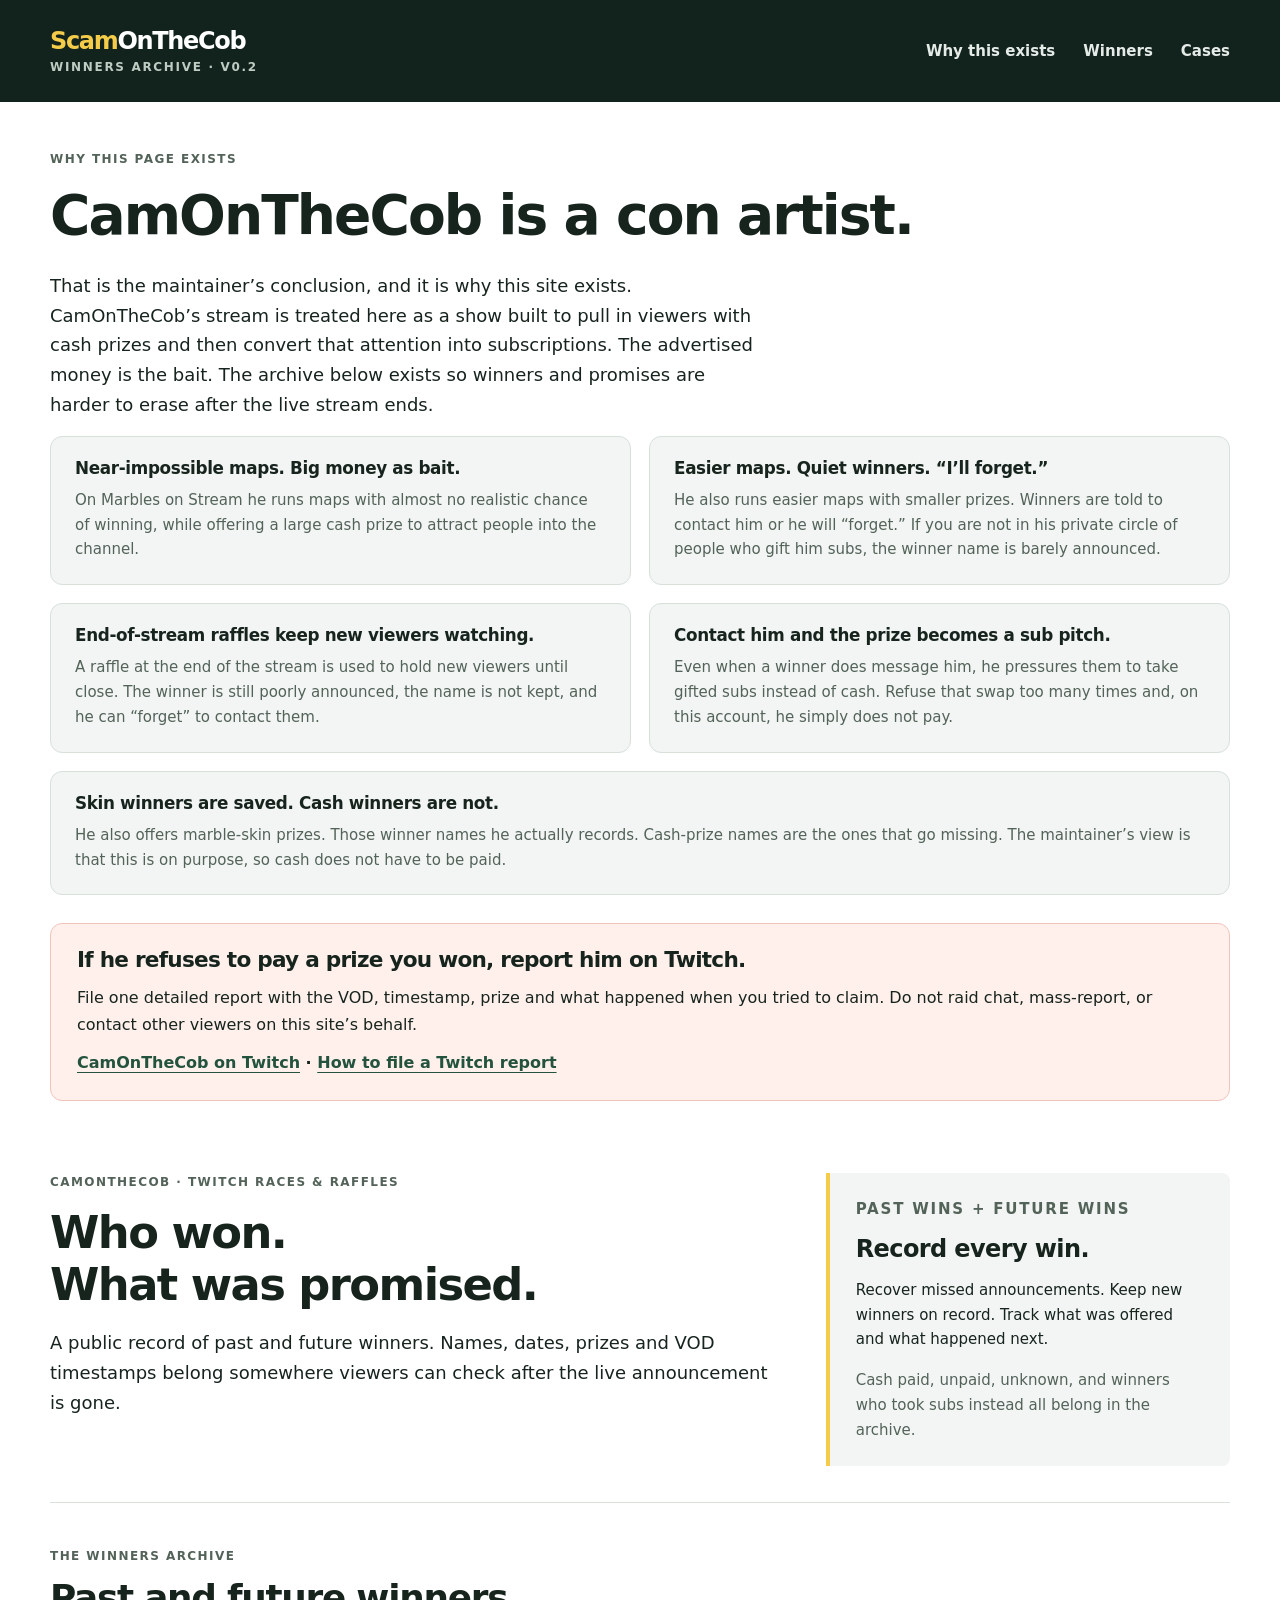
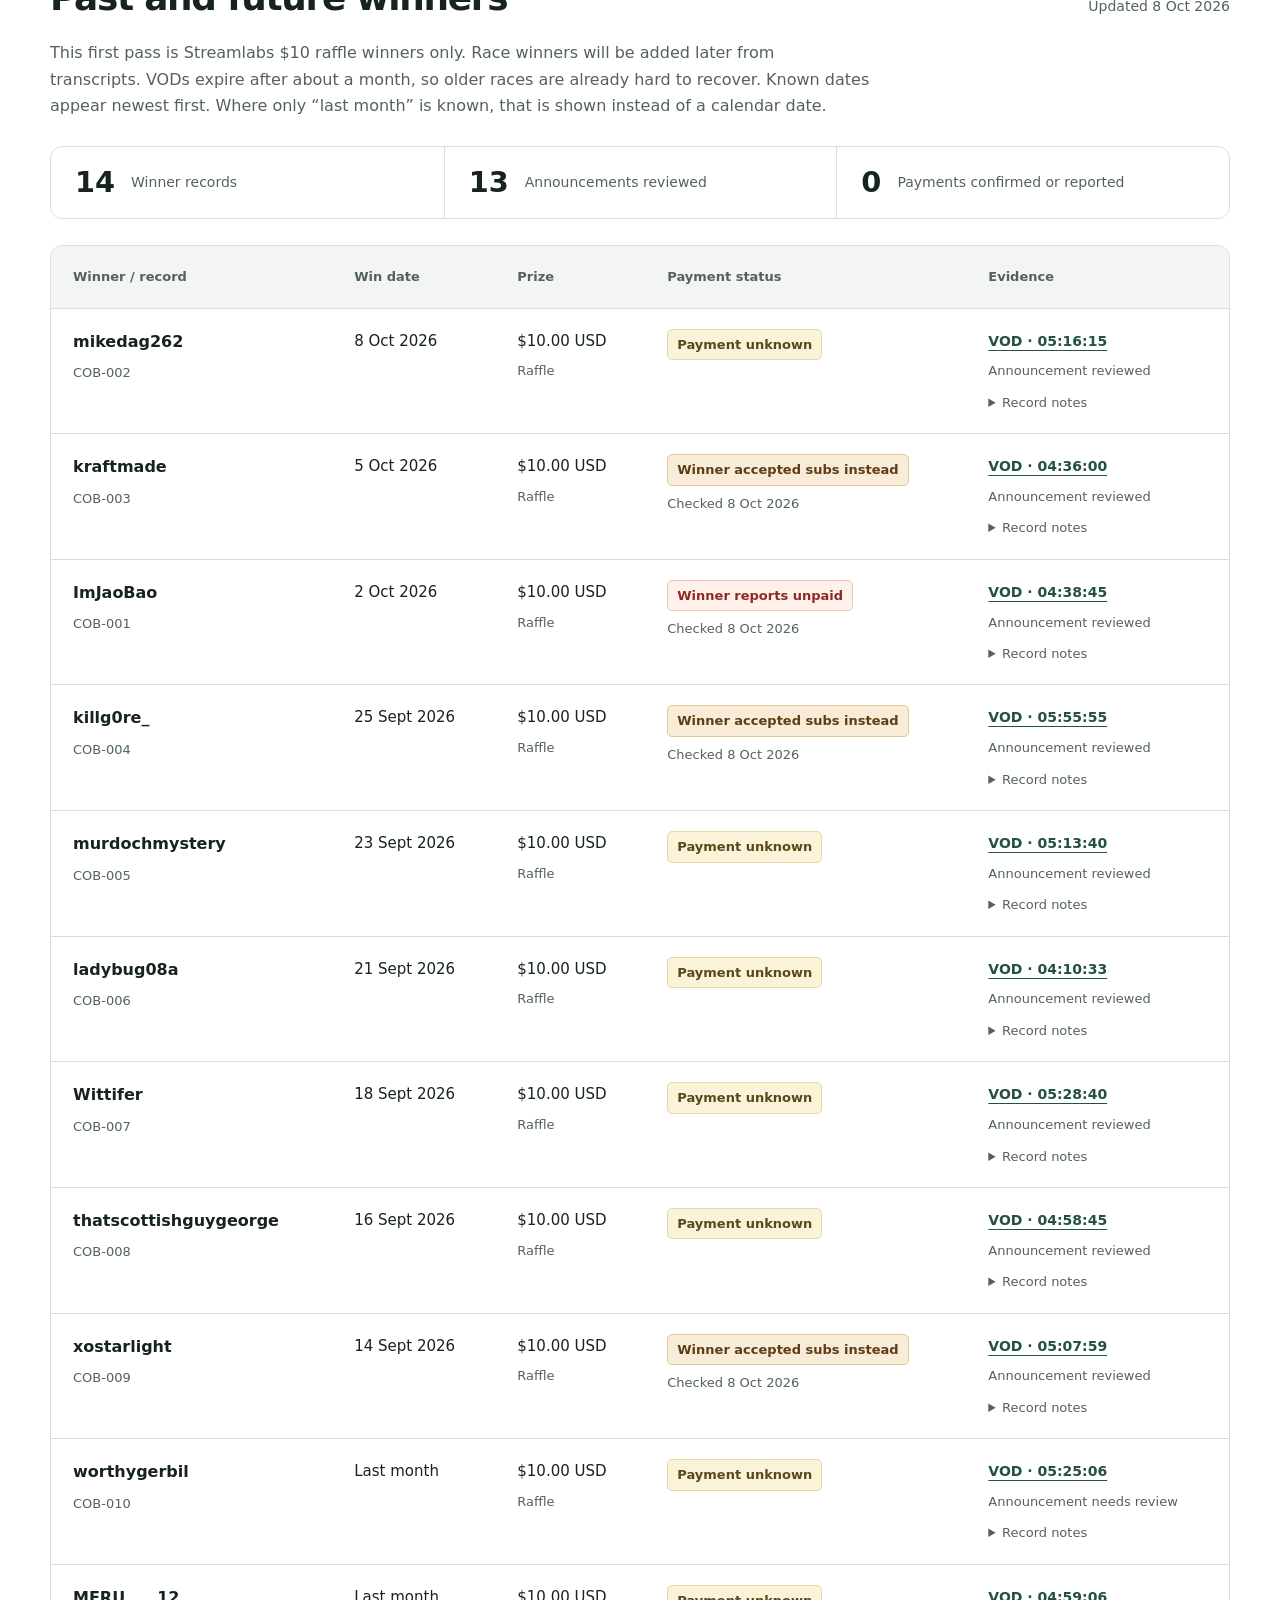
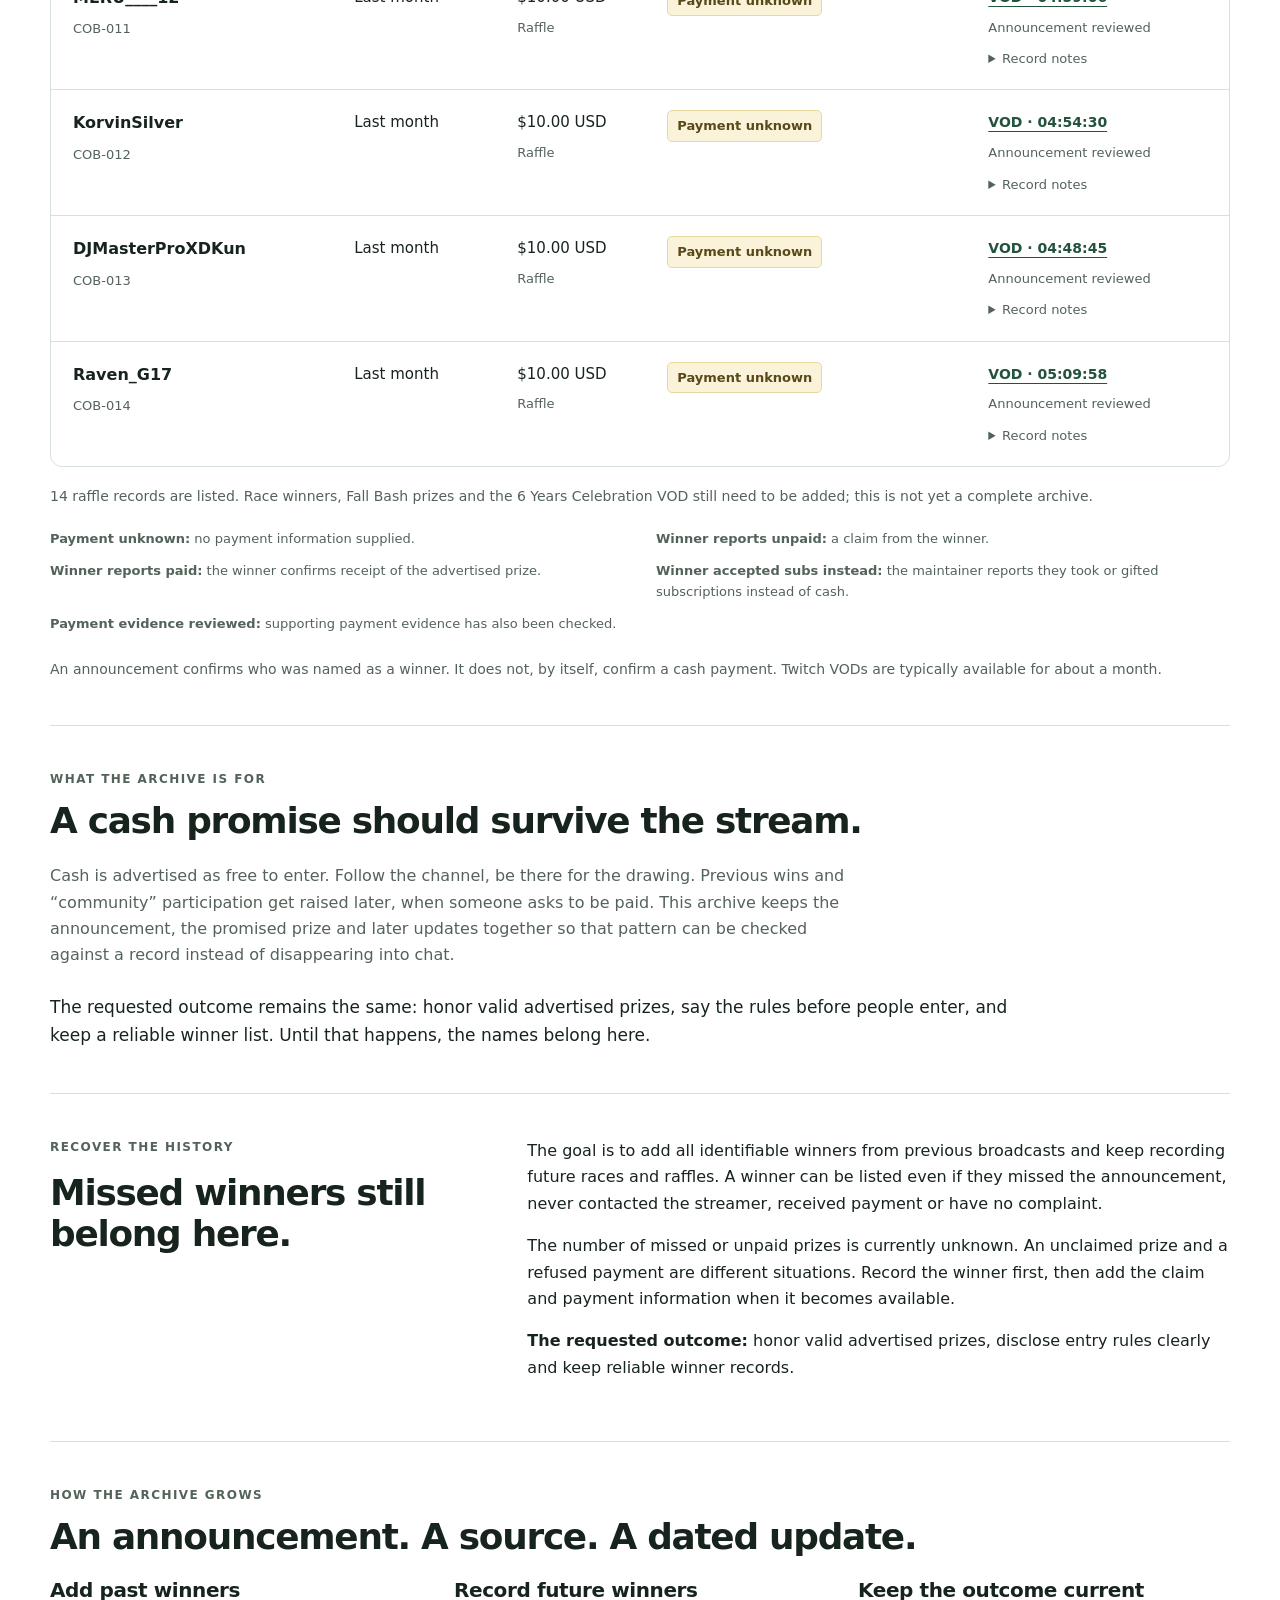
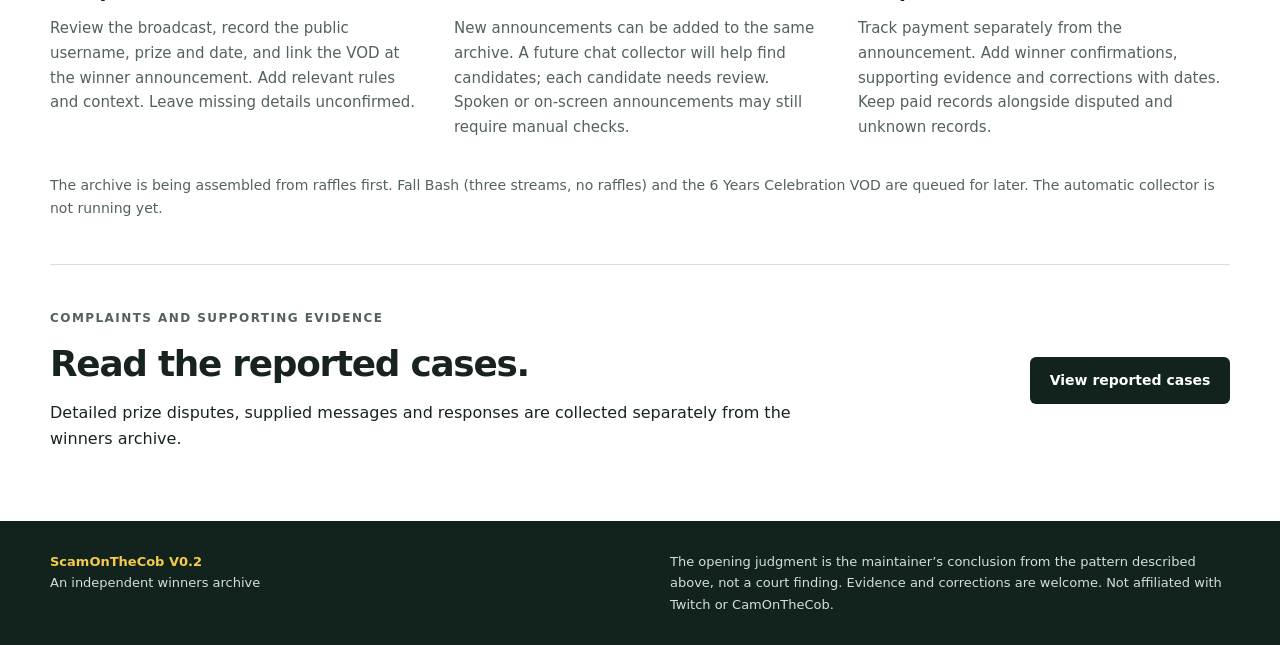
<file: index.html>
<!doctype html>
<html lang="en">
<head>
  <meta charset="utf-8">
  <meta name="viewport" content="width=device-width, initial-scale=1">
  <meta name="description" content="Why ScamOnTheCob exists: the maintainer’s account of CamOnTheCob’s giveaway practices, plus a public winners archive with dates, prizes, VOD timestamps and payment updates.">
  <meta name="theme-color" content="#12221c">
  <title>ScamOnTheCob — Winners archive</title>
  <link rel="icon" type="image/svg+xml" href="data:image/svg+xml,%3Csvg xmlns='http://www.w3.org/2000/svg' viewBox='0 0 32 32'%3E%3Crect width='32' height='32' rx='7' fill='%2312221c'/%3E%3Cpath d='M9 8h14v17H9z' fill='none' stroke='%23f4cc49' stroke-width='2'/%3E%3Cpath d='m12 16 3 3 6-7' fill='none' stroke='%23f4cc49' stroke-width='2'/%3E%3C/svg%3E">
  <link rel="stylesheet" href="assets/style.css">
  <script src="data/winners.js" defer></script>
  <script src="assets/app.js" defer></script>
</head>
<body>
  <a class="skip" href="#main">Skip to content</a>
  <header class="site-header"><div class="shell header-inner">
    <a class="wordmark" href="index.html">Scam<span>OnTheCob</span><small>WINNERS ARCHIVE · V0.2</small></a>
    <nav aria-label="Main navigation"><a href="#why">Why this exists</a><a href="#winners">Winners</a><a href="cases.html">Cases</a></nav>
  </div></header>
  <main id="main" class="shell">
    <section id="why" class="why-open" aria-labelledby="page-title">
      <p class="eyebrow">WHY THIS PAGE EXISTS</p>
      <h1 id="page-title">CamOnTheCob is a con artist.</h1>
      <p class="lede">That is the maintainer’s conclusion, and it is why this site exists. CamOnTheCob’s stream is treated here as a show built to pull in viewers with cash prizes and then convert that attention into subscriptions. The advertised money is the bait. The archive below exists so winners and promises are harder to erase after the live stream ends.</p>
      <div class="why-points">
        <article><h3>Near-impossible maps. Big money as bait.</h3><p>On Marbles on Stream he runs maps with almost no realistic chance of winning, while offering a large cash prize to attract people into the channel.</p></article>
        <article><h3>Easier maps. Quiet winners. “I’ll forget.”</h3><p>He also runs easier maps with smaller prizes. Winners are told to contact him or he will “forget.” If you are not in his private circle of people who gift him subs, the winner name is barely announced.</p></article>
        <article><h3>End-of-stream raffles keep new viewers watching.</h3><p>A raffle at the end of the stream is used to hold new viewers until close. The winner is still poorly announced, the name is not kept, and he can “forget” to contact them.</p></article>
        <article><h3>Contact him and the prize becomes a sub pitch.</h3><p>Even when a winner does message him, he pressures them to take gifted subs instead of cash. Refuse that swap too many times and, on this account, he simply does not pay.</p></article>
        <article><h3>Skin winners are saved. Cash winners are not.</h3><p>He also offers marble-skin prizes. Those winner names he actually records. Cash-prize names are the ones that go missing. The maintainer’s view is that this is on purpose, so cash does not have to be paid.</p></article>
      </div>
      <aside class="report-box" aria-label="How to report unpaid prizes">
        <h2>If he refuses to pay a prize you won, report him on Twitch.</h2>
        <p>File one detailed report with the VOD, timestamp, prize and what happened when you tried to claim. Do not raid chat, mass-report, or contact other viewers on this site’s behalf.</p>
        <p class="report-links"><a href="https://www.twitch.tv/camonthecob" target="_blank" rel="noopener noreferrer">CamOnTheCob on Twitch</a> · <a href="https://help.twitch.tv/s/article/how-to-file-a-user-report?language=en_US" target="_blank" rel="noopener noreferrer">How to file a Twitch report</a></p>
      </aside>
    </section>
    <section class="intro archive-intro" aria-labelledby="archive-lead">
      <div><p class="eyebrow">CAMONTHECOB · TWITCH RACES & RAFFLES</p>
        <h2 id="archive-lead">Who won.<br>What was promised.</h2>
        <p class="lede">A public record of past and future winners. Names, dates, prizes and VOD timestamps belong somewhere viewers can check after the live announcement is gone.</p>
      </div>
      <aside class="archive-summary" aria-label="Archive purpose">
        <p class="eyebrow">PAST WINS + FUTURE WINS</p><h2>Record every win.</h2>
        <p>Recover missed announcements. Keep new winners on record. Track what was offered and what happened next.</p>
        <p class="source-note">Cash paid, unpaid, unknown, and winners who took subs instead all belong in the archive.</p>
      </aside>
    </section>
    <section id="winners" class="section" aria-labelledby="winners-title">
      <div class="section-heading"><div><p class="eyebrow">THE WINNERS ARCHIVE</p><h2 id="winners-title">Past and future winners</h2></div><p class="updated">Updated <time id="updated" datetime="2026-10-08">8 Oct 2026</time></p></div>
      <p class="section-copy">This first pass is Streamlabs $10 raffle winners only. Race winners will be added later from transcripts. VODs expire after about a month, so older races are already hard to recover. Known dates appear newest first. Where only “last month” is known, that is shown instead of a calendar date.</p>
      <div class="stats" aria-label="Archive totals">
        <div><strong id="count-records">14</strong><span>Winner records</span></div>
        <div><strong id="count-reviewed">13</strong><span>Announcements reviewed</span></div>
        <div><strong id="count-paid">0</strong><span>Payments confirmed or reported</span></div>
      </div>
      <div class="table-wrap" tabindex="0" role="region" aria-label="Winner records table, scroll horizontally if needed">
        <table>
          <caption class="sr-only">Reported winners with win date, prize, payment status and VOD evidence</caption>
          <thead><tr><th scope="col">Winner / record</th><th scope="col">Win date</th><th scope="col">Prize</th><th scope="col">Payment status</th><th scope="col">Evidence</th></tr></thead>
          <tbody id="winner-rows">
            <tr><th scope="row">mikedag262<small>COB-002</small></th><td>8 Oct 2026</td><td>$10 USD<small>Raffle</small></td><td><span class="badge badge-unknown">Payment unknown</span></td><td><a href="https://www.twitch.tv/videos/2895167066?t=05h16m15s" target="_blank" rel="noopener noreferrer">VOD · 05:16:15</a><small>Announcement reviewed</small></td></tr>
            <tr><th scope="row">kraftmade<small>COB-003</small></th><td>5 Oct 2026</td><td>$10 USD<small>Raffle</small></td><td><span class="badge badge-subs">Winner accepted subs instead</span><small>Checked 8 Oct 2026</small></td><td><a href="https://www.twitch.tv/videos/2892588578?t=04h36m00s" target="_blank" rel="noopener noreferrer">VOD · 04:36:00</a><small>Announcement reviewed</small></td></tr>
            <tr><th scope="row">ImJaoBao<small>COB-001</small></th><td>2 Oct 2026</td><td>$10 USD<small>Raffle</small></td><td><span class="badge badge-unpaid">Winner reports unpaid</span><small>Checked 8 Oct 2026</small></td><td><a href="https://www.twitch.tv/videos/2889810819?t=04h38m45s" target="_blank" rel="noopener noreferrer">VOD · 04:38:45</a><small>Announcement reviewed</small></td></tr>
            <tr><th scope="row">killg0re_<small>COB-004</small></th><td>25 Sep 2026</td><td>$10 USD<small>Raffle</small></td><td><span class="badge badge-subs">Winner accepted subs instead</span><small>Checked 8 Oct 2026</small></td><td><a href="https://www.twitch.tv/videos/2883621765?t=05h55m55s" target="_blank" rel="noopener noreferrer">VOD · 05:55:55</a><small>Announcement reviewed</small></td></tr>
            <tr><th scope="row">murdochmystery<small>COB-005</small></th><td>23 Sep 2026</td><td>$10 USD<small>Raffle</small></td><td><span class="badge badge-unknown">Payment unknown</span></td><td><a href="https://www.twitch.tv/videos/2881916794?t=05h13m40s" target="_blank" rel="noopener noreferrer">VOD · 05:13:40</a><small>Announcement reviewed</small></td></tr>
            <tr><th scope="row">ladybug08a<small>COB-006</small></th><td>21 Sep 2026</td><td>$10 USD<small>Raffle</small></td><td><span class="badge badge-unknown">Payment unknown</span></td><td><a href="https://www.twitch.tv/videos/2880204471?t=04h10m33s" target="_blank" rel="noopener noreferrer">VOD · 04:10:33</a><small>Announcement reviewed</small></td></tr>
            <tr><th scope="row">Wittifer<small>COB-007</small></th><td>18 Sep 2026</td><td>$10 USD<small>Raffle</small></td><td><span class="badge badge-unknown">Payment unknown</span></td><td><a href="https://www.twitch.tv/videos/2877451414?t=05h28m40s" target="_blank" rel="noopener noreferrer">VOD · 05:28:40</a><small>Announcement reviewed</small></td></tr>
            <tr><th scope="row">thatscottishguygeorge<small>COB-008</small></th><td>16 Sep 2026</td><td>$10 USD<small>Raffle</small></td><td><span class="badge badge-unknown">Payment unknown</span></td><td><a href="https://www.twitch.tv/videos/2875710924?t=04h58m45s" target="_blank" rel="noopener noreferrer">VOD · 04:58:45</a><small>Announcement reviewed</small></td></tr>
            <tr><th scope="row">xostarlight<small>COB-009</small></th><td>14 Sep 2026</td><td>$10 USD<small>Raffle</small></td><td><span class="badge badge-subs">Winner accepted subs instead</span><small>Checked 8 Oct 2026</small></td><td><a href="https://www.twitch.tv/videos/2874004413?t=05h07m59s" target="_blank" rel="noopener noreferrer">VOD · 05:07:59</a><small>Announcement reviewed</small></td></tr>
            <tr><th scope="row">worthygerbil<small>COB-010</small></th><td>Last month</td><td>$10 USD<small>Raffle</small></td><td><span class="badge badge-unknown">Payment unknown</span></td><td><a href="https://www.twitch.tv/videos/2870401446?t=05h25m06s" target="_blank" rel="noopener noreferrer">VOD · 05:25:06</a><small>Announcement needs review</small></td></tr>
            <tr><th scope="row">MERU____12<small>COB-011</small></th><td>Last month</td><td>$10 USD<small>Raffle</small></td><td><span class="badge badge-unknown">Payment unknown</span></td><td><a href="https://www.twitch.tv/videos/2869558926?t=04h59m06s" target="_blank" rel="noopener noreferrer">VOD · 04:59:06</a><small>Announcement reviewed</small></td></tr>
            <tr><th scope="row">KorvinSilver<small>COB-012</small></th><td>Last month</td><td>$10 USD<small>Raffle</small></td><td><span class="badge badge-unknown">Payment unknown</span></td><td><a href="https://www.twitch.tv/videos/2868702731?t=04h54m30s" target="_blank" rel="noopener noreferrer">VOD · 04:54:30</a><small>Announcement reviewed</small></td></tr>
            <tr><th scope="row">DJMasterProXDKun<small>COB-013</small></th><td>Last month</td><td>$10 USD<small>Raffle</small></td><td><span class="badge badge-unknown">Payment unknown</span></td><td><a href="https://www.twitch.tv/videos/2863312923?t=04h48m45s" target="_blank" rel="noopener noreferrer">VOD · 04:48:45</a><small>Announcement reviewed</small></td></tr>
            <tr><th scope="row">Raven_G17<small>COB-014</small></th><td>Last month</td><td>$10 USD<small>Raffle</small></td><td><span class="badge badge-unknown">Payment unknown</span></td><td><a href="https://www.twitch.tv/videos/2861582374?t=05h09m58s" target="_blank" rel="noopener noreferrer">VOD · 05:09:58</a><small>Announcement reviewed</small></td></tr>
          </tbody>
        </table>
      </div>
      <p id="data-message" class="footnote" role="status">14 raffle records are listed. Race winners, Fall Bash prizes and the 6 Years Celebration VOD still need to be added; this is not yet a complete archive.</p>
      <noscript><p>JavaScript is disabled. The initial record snapshot is shown above; enable JavaScript for the current winners file and record notes.</p></noscript>
      <div class="legend"><p><strong>Payment unknown:</strong> no payment information supplied.</p><p><strong>Winner reports unpaid:</strong> a claim from the winner.</p><p><strong>Winner reports paid:</strong> the winner confirms receipt of the advertised prize.</p><p><strong>Winner accepted subs instead:</strong> the maintainer reports they took or gifted subscriptions instead of cash.</p><p><strong>Payment evidence reviewed:</strong> supporting payment evidence has also been checked.</p></div>
    <p class="footnote">An announcement confirms who was named as a winner. It does not, by itself, confirm a cash payment. Twitch VODs are typically available for about a month.</p>
    </section>
    <section class="section" aria-labelledby="why-title">
      <div class="section-heading"><div><p class="eyebrow">WHAT THE ARCHIVE IS FOR</p><h2 id="why-title">A cash promise should survive the stream.</h2></div></div>
      <p class="section-copy">Cash is advertised as free to enter. Follow the channel, be there for the drawing. Previous wins and “community” participation get raised later, when someone asks to be paid. This archive keeps the announcement, the promised prize and later updates together so that pattern can be checked against a record instead of disappearing into chat.</p>
      <p class="archive-position">The requested outcome remains the same: honor valid advertised prizes, say the rules before people enter, and keep a reliable winner list. Until that happens, the names belong here.</p>
    </section>
    <section class="section two-column" aria-labelledby="recover-title">
      <div><p class="eyebrow">RECOVER THE HISTORY</p><h2 id="recover-title">Missed winners still belong here.</h2></div>
      <div><p>The goal is to add all identifiable winners from previous broadcasts and keep recording future races and raffles. A winner can be listed even if they missed the announcement, never contacted the streamer, received payment or have no complaint.</p><p>The number of missed or unpaid prizes is currently unknown. An unclaimed prize and a refused payment are different situations. Record the winner first, then add the claim and payment information when it becomes available.</p><p><strong>The requested outcome:</strong> honor valid advertised prizes, disclose entry rules clearly and keep reliable winner records.</p></div>
    </section>
    <section id="archive" class="section" aria-labelledby="archive-title">
      <div class="section-heading"><div><p class="eyebrow">HOW THE ARCHIVE GROWS</p><h2 id="archive-title">An announcement. A source. A dated update.</h2></div></div>
      <div class="standards-grid">
        <article><h3>Add past winners</h3><p>Review the broadcast, record the public username, prize and date, and link the VOD at the winner announcement. Add relevant rules and context. Leave missing details unconfirmed.</p></article>
        <article><h3>Record future winners</h3><p>New announcements can be added to the same archive. A future chat collector will help find candidates; each candidate needs review. Spoken or on-screen announcements may still require manual checks.</p></article>
        <article><h3>Keep the outcome current</h3><p>Track payment separately from the announcement. Add winner confirmations, supporting evidence and corrections with dates. Keep paid records alongside disputed and unknown records.</p></article>
      </div>
      <p class="footnote">The archive is being assembled from raffles first. Fall Bash (three streams, no raffles) and the 6 Years Celebration VOD are queued for later. The automatic collector is not running yet.</p>
    </section>
    <section class="section cases-link-section" aria-labelledby="cases-title">
      <div><p class="eyebrow">COMPLAINTS AND SUPPORTING EVIDENCE</p><h2 id="cases-title">Read the reported cases.</h2><p>Detailed prize disputes, supplied messages and responses are collected separately from the winners archive.</p></div>
      <a class="button" href="cases.html">View reported cases</a>
    </section>
  </main>
  <footer><div class="shell footer-inner"><p><strong>ScamOnTheCob V0.2</strong><br>An independent winners archive</p><p>The opening judgment is the maintainer’s conclusion from the pattern described above, not a court finding. Evidence and corrections are welcome. Not affiliated with Twitch or CamOnTheCob.</p></div></footer>
</body>
</html>
</file>
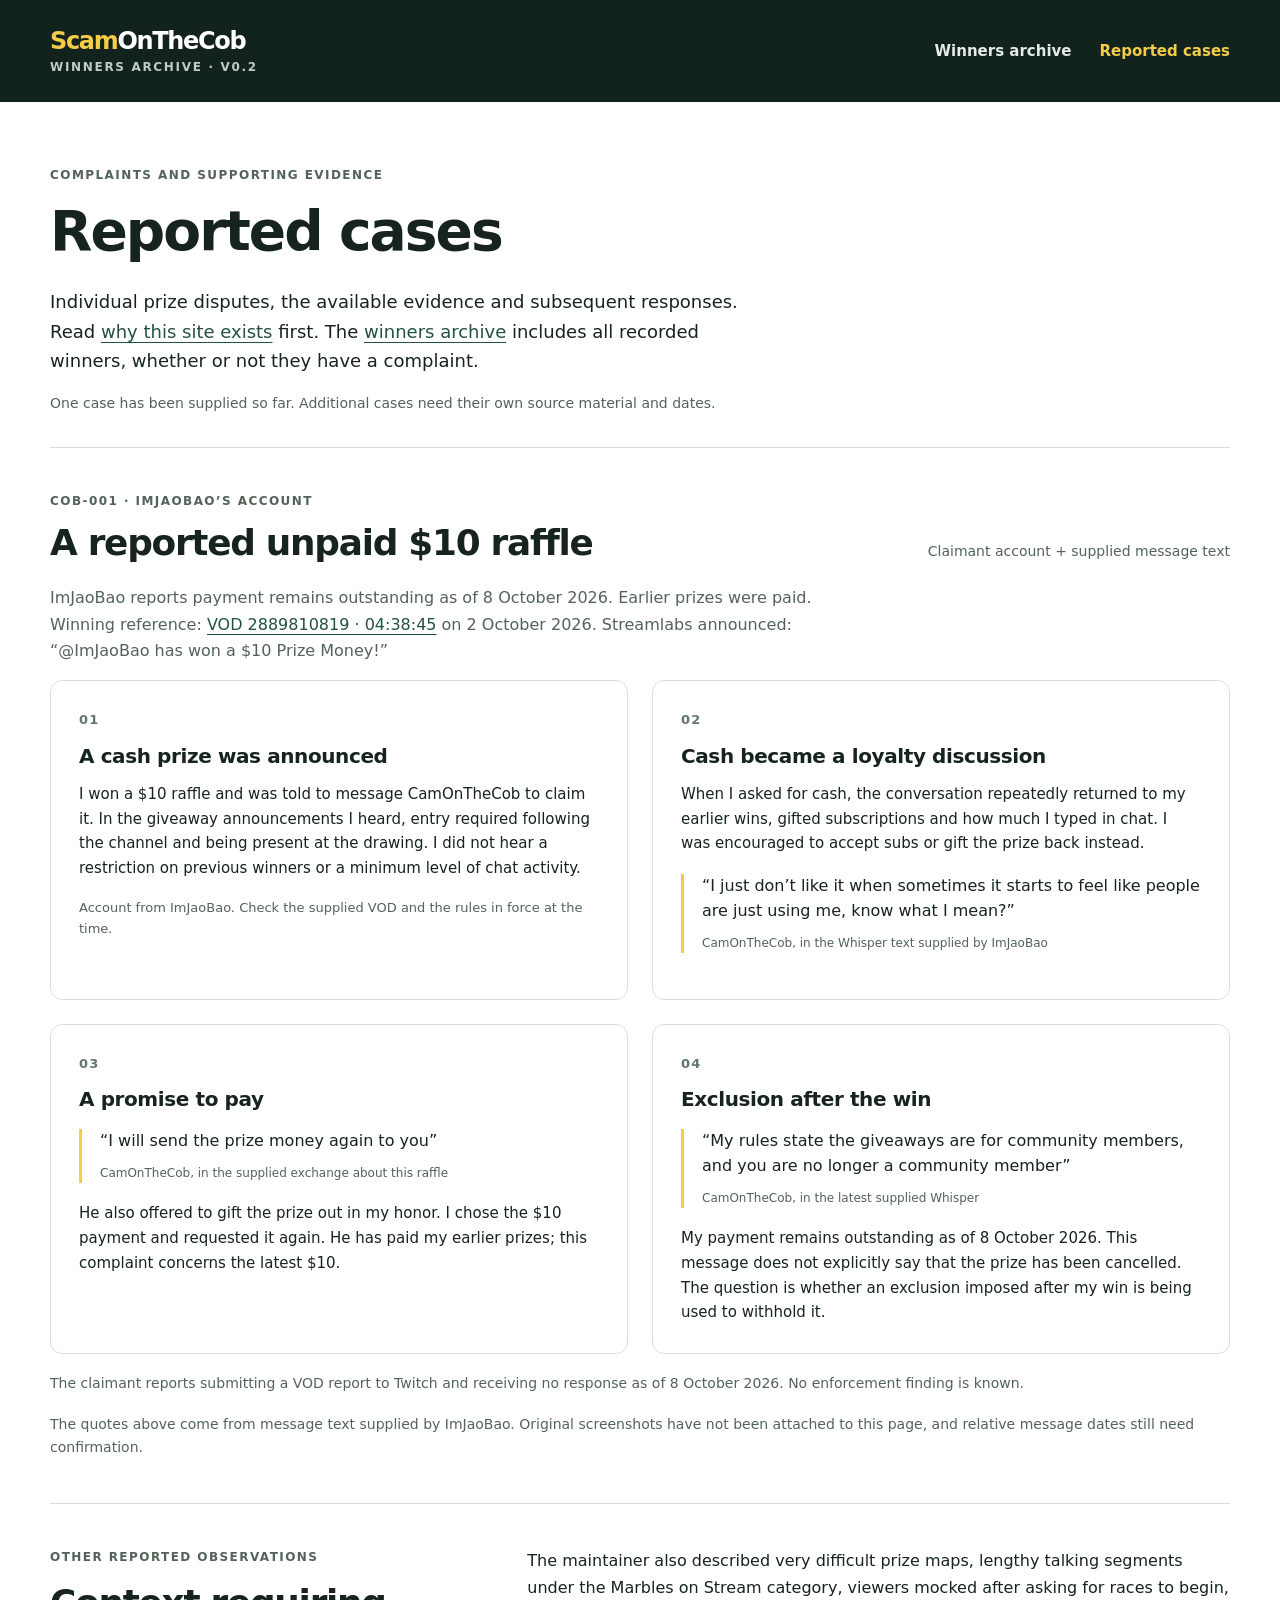
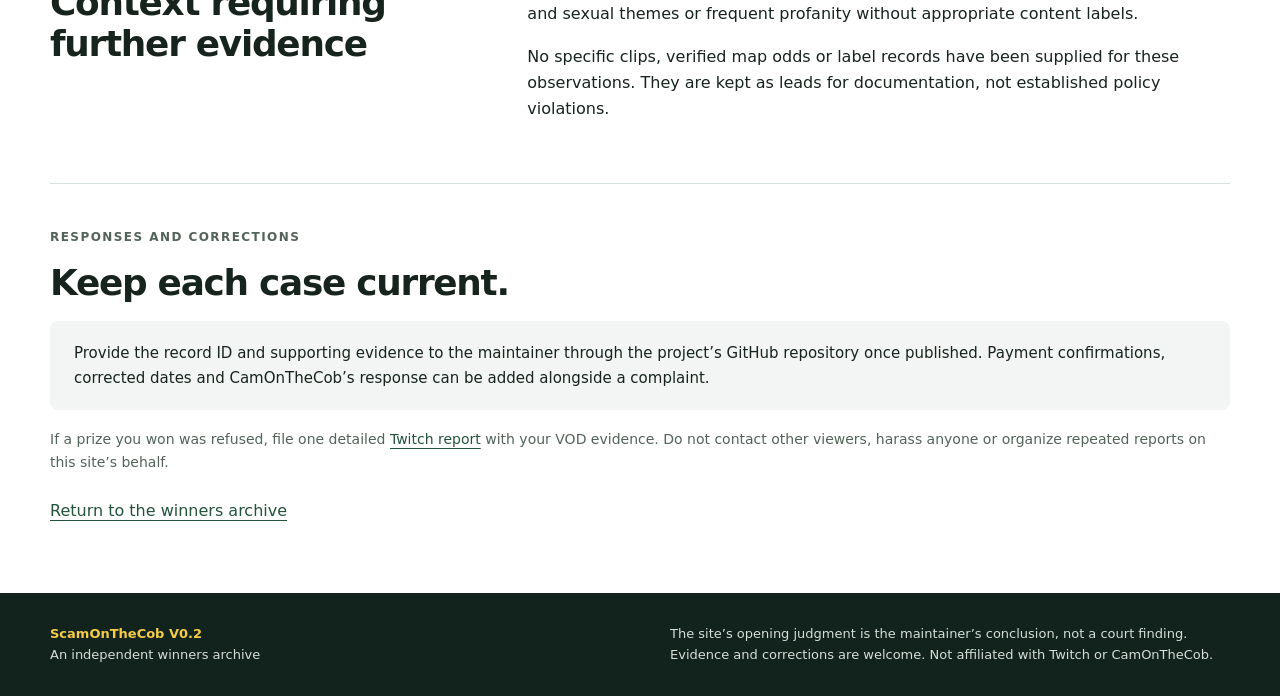
<file: cases.html>
<!doctype html>
<html lang="en">
<head>
  <meta charset="utf-8">
  <meta name="viewport" content="width=device-width, initial-scale=1">
  <meta name="description" content="Reported prize disputes and supporting evidence connected to the ScamOnTheCob winners archive.">
  <meta name="theme-color" content="#12221c">
  <title>Reported cases — ScamOnTheCob</title>
  <link rel="icon" type="image/svg+xml" href="data:image/svg+xml,%3Csvg xmlns='http://www.w3.org/2000/svg' viewBox='0 0 32 32'%3E%3Crect width='32' height='32' rx='7' fill='%2312221c'/%3E%3Cpath d='M9 8h14v17H9z' fill='none' stroke='%23f4cc49' stroke-width='2'/%3E%3Cpath d='m12 16 3 3 6-7' fill='none' stroke='%23f4cc49' stroke-width='2'/%3E%3C/svg%3E">
  <link rel="stylesheet" href="assets/style.css">
</head>
<body>
  <a class="skip" href="#main">Skip to content</a>
  <header class="site-header"><div class="shell header-inner">
    <a class="wordmark" href="index.html">Scam<span>OnTheCob</span><small>WINNERS ARCHIVE · V0.2</small></a>
    <nav aria-label="Main navigation"><a href="index.html#winners">Winners archive</a><a href="cases.html" aria-current="page">Reported cases</a></nav>
  </div></header>
  <main id="main" class="shell">
    <section class="intro cases-intro" aria-labelledby="page-title"><div>
      <p class="eyebrow">COMPLAINTS AND SUPPORTING EVIDENCE</p><h1 id="page-title">Reported cases</h1>
      <p class="lede">Individual prize disputes, the available evidence and subsequent responses. Read <a href="index.html#why">why this site exists</a> first. The <a href="index.html#winners">winners archive</a> includes all recorded winners, whether or not they have a complaint.</p>
      <p class="source-note">One case has been supplied so far. Additional cases need their own source material and dates.</p>
    </div></section>
    <section id="COB-001" class="section" aria-labelledby="case-title">
      <div class="section-heading"><div><p class="eyebrow">COB-001 · IMJAOBAO’S ACCOUNT</p><h2 id="case-title">A reported unpaid $10 raffle</h2></div><span class="text-label">Claimant account + supplied message text</span></div>
      <p class="section-copy">ImJaoBao reports payment remains outstanding as of 8 October 2026. Earlier prizes were paid. Winning reference: <a href="https://www.twitch.tv/videos/2889810819?t=04h38m45s" target="_blank" rel="noopener noreferrer">VOD 2889810819 · 04:38:45</a> on 2 October 2026. Streamlabs announced: “@ImJaoBao has won a $10 Prize Money!”</p>
      <div class="narrative-grid">
        <article><span class="step">01</span><h3>A cash prize was announced</h3><p>I won a $10 raffle and was told to message CamOnTheCob to claim it. In the giveaway announcements I heard, entry required following the channel and being present at the drawing. I did not hear a restriction on previous winners or a minimum level of chat activity.</p><p class="attribution">Account from ImJaoBao. Check the supplied VOD and the rules in force at the time.</p></article>
        <article><span class="step">02</span><h3>Cash became a loyalty discussion</h3><p>When I asked for cash, the conversation repeatedly returned to my earlier wins, gifted subscriptions and how much I typed in chat. I was encouraged to accept subs or gift the prize back instead.</p><blockquote>“I just don’t like it when sometimes it starts to feel like people are just using me, know what I mean?”<cite>CamOnTheCob, in the Whisper text supplied by ImJaoBao</cite></blockquote></article>
        <article><span class="step">03</span><h3>A promise to pay</h3><blockquote>“I will send the prize money again to you”<cite>CamOnTheCob, in the supplied exchange about this raffle</cite></blockquote><p>He also offered to gift the prize out in my honor. I chose the $10 payment and requested it again. He has paid my earlier prizes; this complaint concerns the latest $10.</p></article>
        <article><span class="step">04</span><h3>Exclusion after the win</h3><blockquote>“My rules state the giveaways are for community members, and you are no longer a community member”<cite>CamOnTheCob, in the latest supplied Whisper</cite></blockquote><p>My payment remains outstanding as of 8 October 2026. This message does not explicitly say that the prize has been cancelled. The question is whether an exclusion imposed after my win is being used to withhold it.</p></article>
      </div>
      <p class="footnote">The claimant reports submitting a VOD report to Twitch and receiving no response as of 8 October 2026. No enforcement finding is known.</p>
      <p class="footnote">The quotes above come from message text supplied by ImJaoBao. Original screenshots have not been attached to this page, and relative message dates still need confirmation.</p>
    </section>
    <section class="section two-column" aria-labelledby="other-title">
      <div><p class="eyebrow">OTHER REPORTED OBSERVATIONS</p><h2 id="other-title">Context requiring further evidence</h2></div>
      <div><p>The maintainer also described very difficult prize maps, lengthy talking segments under the Marbles on Stream category, viewers mocked after asking for races to begin, and sexual themes or frequent profanity without appropriate content labels.</p><p>No specific clips, verified map odds or label records have been supplied for these observations. They are kept as leads for documentation, not established policy violations.</p></div>
    </section>
    <section class="section" aria-labelledby="corrections-title">
      <p class="eyebrow">RESPONSES AND CORRECTIONS</p><h2 id="corrections-title">Keep each case current.</h2>
      <p class="corrections">Provide the record ID and supporting evidence to the maintainer through the project’s GitHub repository once published. Payment confirmations, corrected dates and CamOnTheCob’s response can be added alongside a complaint.</p>
      <p class="footnote">If a prize you won was refused, file one detailed <a href="https://help.twitch.tv/s/article/how-to-file-a-user-report?language=en_US" target="_blank" rel="noopener noreferrer">Twitch report</a> with your VOD evidence. Do not contact other viewers, harass anyone or organize repeated reports on this site’s behalf.</p>
      <p class="return-link"><a href="index.html#winners">Return to the winners archive</a></p>
    </section>
  </main>
  <footer><div class="shell footer-inner"><p><strong>ScamOnTheCob V0.2</strong><br>An independent winners archive</p><p>The site’s opening judgment is the maintainer’s conclusion, not a court finding. Evidence and corrections are welcome. Not affiliated with Twitch or CamOnTheCob.</p></div></footer>
</body>
</html>
</file>
<file: assets/style.css>
:root{--ink:#17241d;--muted:#536359;--green:#12221c;--accent:#f4cc49;--paper:#fff;--wash:#f2f5f3;--line:#d8e0da;--red:#8b2b24;--red-wash:#fff0ec;--blue:#244f7b;--blue-wash:#edf3fb;--radius:12px}
*{box-sizing:border-box}html{scroll-behavior:smooth;scroll-padding-top:24px}body{margin:0;background:var(--paper);color:var(--ink);font:1rem/1.65 system-ui,-apple-system,BlinkMacSystemFont,"Segoe UI",sans-serif}a{color:#23523d;text-decoration-thickness:1px;text-underline-offset:4px}a:hover{text-decoration-thickness:2px}a:focus-visible,summary:focus-visible,.table-wrap:focus-visible{outline:3px solid #a77900;outline-offset:5px}h1,h2,h3,p,blockquote{margin-top:0}h1,h2,h3{line-height:1.15;letter-spacing:-.035em}h1{font-size:clamp(2.2rem,4.3vw,3.8rem);max-width:800px;margin-bottom:24px}h2{font-size:clamp(1.8rem,2.8vw,2.45rem);margin-bottom:0}h3{font-size:1.25rem;margin-bottom:14px;letter-spacing:-.02em}p{margin-bottom:16px}.shell{width:min(1180px,calc(100% - 64px));margin:auto}.site-header{background:var(--green);color:white}.header-inner{min-height:102px;display:flex;align-items:center;justify-content:space-between;gap:32px}.wordmark{font-size:1.5rem;letter-spacing:-.055em;font-weight:850;color:var(--accent);text-decoration:none;line-height:1.3}.wordmark span{color:white}.wordmark small{display:block;font-size:.75rem;letter-spacing:.14em;font-weight:600;color:#becdc3;margin-top:3px}.site-header nav{display:flex;gap:28px;flex-wrap:wrap}.site-header nav a{color:#e5ebe7;text-decoration:none;font-weight:600;font-size:.9375rem}.site-header nav a:hover{color:var(--accent)}.intro{display:grid;grid-template-columns:minmax(0,1.8fr) minmax(290px,1fr);gap:64px;padding:64px 0 48px;align-items:start}.eyebrow{color:var(--muted);font-weight:750;letter-spacing:.12em;font-size:.75rem;margin-bottom:14px}.lede{font-size:1.125rem;max-width:720px;line-height:1.65}.source-note{font-size:.875rem;color:var(--muted);max-width:700px;margin-bottom:0}.case-summary{background:var(--wash);border:1px solid var(--line);border-top:5px solid var(--accent);padding:26px;border-radius:var(--radius)}.case-amount{font-size:3rem;line-height:1.1;letter-spacing:-.055em;font-weight:800;margin-bottom:18px}.case-amount span{font-size:.875rem;color:var(--muted);letter-spacing:0;font-weight:500}.case-summary p:not(.case-amount):not(.eyebrow){font-size:.9375rem}.case-summary small{display:block;color:var(--muted);font-size:.8125rem;margin-top:14px;line-height:1.6}.button{display:block;text-align:center;text-decoration:none;background:var(--green);color:white;padding:12px 14px;border-radius:6px;font-size:.875rem;font-weight:650}.button:hover{background:#254333}.badge{display:inline-block;padding:5px 9px;border-radius:5px;font-size:.8125rem;line-height:1.5;font-weight:700}.badge-unpaid{color:var(--red);background:var(--red-wash);border:1px solid #f0c4ba}.badge-unknown{color:#59481a;background:#faf3d9;border:1px solid #e6d89f}.badge-paid{color:#1c5637;background:#e7f5ec;border:1px solid #b4d6c1}.badge-reviewed{color:var(--blue);background:var(--blue-wash);border:1px solid #bfd0e7}.badge-subs{color:#5c3d16;background:#f8ecd8;border:1px solid #e2c89a}.section{padding:44px 0;border-top:1px solid var(--line)}.section-heading{display:flex;align-items:end;justify-content:space-between;gap:28px;margin-bottom:22px}.section-heading .eyebrow{margin-bottom:10px}.updated,.text-label{font-size:.875rem;color:var(--muted);margin:0}.section-copy{max-width:820px;color:var(--muted)}.stats{display:grid;grid-template-columns:repeat(3,1fr);border:1px solid var(--line);border-radius:var(--radius);margin:26px 0;overflow:hidden}.stats>div{padding:20px 24px;display:flex;gap:16px;align-items:center}.stats>div+div{border-left:1px solid var(--line)}.stats strong{font-size:1.8rem;line-height:1.1}.stats span{font-size:.875rem;color:var(--muted)}.table-wrap{overflow-x:auto;border:1px solid var(--line);border-radius:var(--radius)}table{width:100%;border-collapse:collapse;text-align:left;min-width:790px}thead{background:var(--wash)}th,td{padding:20px 22px;border-bottom:1px solid var(--line);vertical-align:top}thead th{font-size:.8125rem;font-weight:750;color:var(--muted)}tbody th{font-size:1rem;font-weight:700}tbody tr:last-child>*{border-bottom:0}td{font-size:.9375rem}td small,th small{display:block;font-size:.8125rem;color:var(--muted);margin-top:7px;font-weight:400}td a{font-size:.875rem;font-weight:650}.record-notes{margin-top:10px;font-size:.8125rem;max-width:280px}.record-notes summary{cursor:pointer;color:var(--muted)}.record-notes p{margin:8px 0 0}.footnote{font-size:.875rem;color:var(--muted);margin:18px 0 0}.legend{display:grid;grid-template-columns:repeat(2,1fr);gap:4px 32px;margin-top:20px}.legend p{font-size:.8125rem;color:var(--muted);margin-bottom:6px}.narrative-grid{display:grid;grid-template-columns:repeat(2,1fr);gap:24px}.narrative-grid article{border:1px solid var(--line);border-radius:var(--radius);padding:28px;position:relative}.step{display:block;font-size:.8125rem;letter-spacing:.1em;color:#64776b;font-weight:700;margin-bottom:14px}.narrative-grid p{font-size:.9375rem}.narrative-grid p:last-child{margin-bottom:0}.narrative-grid .attribution{font-size:.8125rem;color:var(--muted)}blockquote{border-left:3px solid var(--accent);margin:18px 0;padding:0 0 0 18px;font-size:1rem;line-height:1.55}cite{display:block;font-style:normal;color:var(--muted);font-size:.75rem;line-height:1.6;margin-top:10px}.two-column{display:grid;grid-template-columns:1fr 1.7fr;gap:64px}.observations{border-top:1px solid var(--line);padding-top:18px;margin-top:20px}.observations summary{font-weight:650;cursor:pointer}.observations div{padding-top:15px}.standards-grid{display:grid;grid-template-columns:repeat(3,1fr);gap:32px}.standards-grid p{font-size:.9375rem;color:var(--muted)}.corrections{background:var(--wash);border-radius:8px;padding:20px 24px;font-size:.9375rem;margin:18px 0 0}footer{background:var(--green);color:#d5dfd8;margin-top:24px;padding:30px 0}.footer-inner{display:flex;justify-content:space-between;gap:40px;font-size:.8125rem}.footer-inner p{margin:0}.footer-inner p:last-child{max-width:560px}.footer-inner strong{color:var(--accent)}.sr-only{position:absolute;width:1px;height:1px;padding:0;overflow:hidden;clip:rect(0,0,0,0);white-space:nowrap;border:0}.skip{position:absolute;left:16px;top:-100px;background:var(--accent);color:var(--ink);padding:8px 12px;z-index:2}.skip:focus{top:8px}
@media(max-width:980px){.intro{gap:32px;grid-template-columns:minmax(0,1.45fr) minmax(270px,1fr)}.stats>div{padding:18px;gap:10px}.two-column{gap:32px}.standards-grid{gap:24px}}
@media(max-width:700px){.shell{width:calc(100% - 36px)}.header-inner{padding:22px 0;align-items:start;flex-direction:column;gap:18px}.site-header nav{gap:24px}.intro{grid-template-columns:1fr;padding:36px 0;gap:28px}h1{font-size:2.4rem}.section{padding:32px 0}.section-heading{align-items:start;flex-direction:column;gap:12px}.stats{grid-template-columns:1fr;margin:20px 0}.stats>div{padding:14px 18px}.stats>div+div{border-left:0;border-top:1px solid var(--line)}.stats strong{min-width:32px}.narrative-grid,.two-column,.standards-grid,.legend{grid-template-columns:1fr}.narrative-grid{gap:16px}.narrative-grid article{padding:24px}.two-column{gap:22px}.standards-grid{gap:16px}.standards-grid h3{margin-bottom:10px}.footer-inner{flex-direction:column;gap:18px}.case-summary{padding:24px}}
@media(prefers-reduced-motion:reduce){html{scroll-behavior:auto}}
@media print{.site-header nav,.skip,.button{display:none}.shell{width:100%}.intro{padding-top:24px}.section{break-inside:avoid}.site-header,footer{background:white;color:black}.wordmark,.wordmark span,.wordmark small,.footer-inner strong{color:black}}
.why-open{padding:48px 0 20px}.why-open h1{max-width:920px}.why-points{display:grid;grid-template-columns:repeat(2,1fr);gap:18px;margin:8px 0 28px}.why-points article{border:1px solid var(--line);border-radius:var(--radius);padding:22px 24px;background:var(--wash)}.why-points h3{font-size:1.05rem;margin-bottom:10px}.why-points p{margin-bottom:0;font-size:.9375rem;color:var(--muted)}.why-points article:last-child{grid-column:1 / -1}.report-box{border:1px solid #f0c4ba;background:var(--red-wash);border-radius:var(--radius);padding:24px 26px;margin-bottom:12px}.report-box h2{font-size:1.35rem;margin-bottom:12px}.report-box p{margin-bottom:12px}.report-box .report-links{margin-bottom:0;font-weight:650}.archive-intro{padding-top:40px;padding-bottom:36px;gap:48px}.archive-intro h1,.archive-intro h2#archive-lead{font-size:clamp(2.25rem,3.5vw,3.25rem);margin-bottom:18px;max-width:800px}.archive-intro .lede{margin-bottom:0}.archive-summary{padding:24px 26px;border-left:4px solid var(--accent);background:var(--wash);border-radius:0 8px 8px 0}.archive-summary h2{font-size:1.5rem;letter-spacing:-.025em;margin-bottom:14px}.archive-summary p{font-size:.9375rem}.archive-summary p:last-child{margin-bottom:0}.concern-grid{gap:24px;margin:28px 0}.concern-grid article{padding:24px;border:1px solid var(--line);border-radius:var(--radius)}.concern-grid .step{margin-bottom:18px}.concern-grid .concern-point{margin-bottom:0;margin-top:22px;font-weight:700;color:var(--ink);font-size:.875rem}.archive-position{max-width:980px;margin:24px 0 0;font-size:1.0625rem}.cases-link-section{display:flex;align-items:center;justify-content:space-between;gap:40px}.cases-link-section>div{max-width:760px}.cases-link-section h2{margin-bottom:16px}.cases-link-section p:last-child{margin-bottom:0}.cases-link-section .button{min-width:200px;flex-shrink:0}.cases-intro{display:block;max-width:900px;padding-bottom:32px}.return-link{margin:24px 0 0}.site-header nav a[aria-current="page"]{color:var(--accent)}
@media(max-width:980px){.archive-intro{gap:28px}.concern-grid{grid-template-columns:1fr}.why-points{grid-template-columns:1fr}.why-points article:last-child{grid-column:auto}.cases-link-section{gap:24px}}
@media(max-width:700px){.why-open{padding-top:30px}.archive-intro{gap:24px;padding-top:30px;padding-bottom:30px}.archive-summary{padding:22px}.cases-link-section{display:block}.cases-link-section .button{margin-top:24px;min-width:0}.cases-intro{padding-top:30px}.archive-position{font-size:1rem}}
</file>
